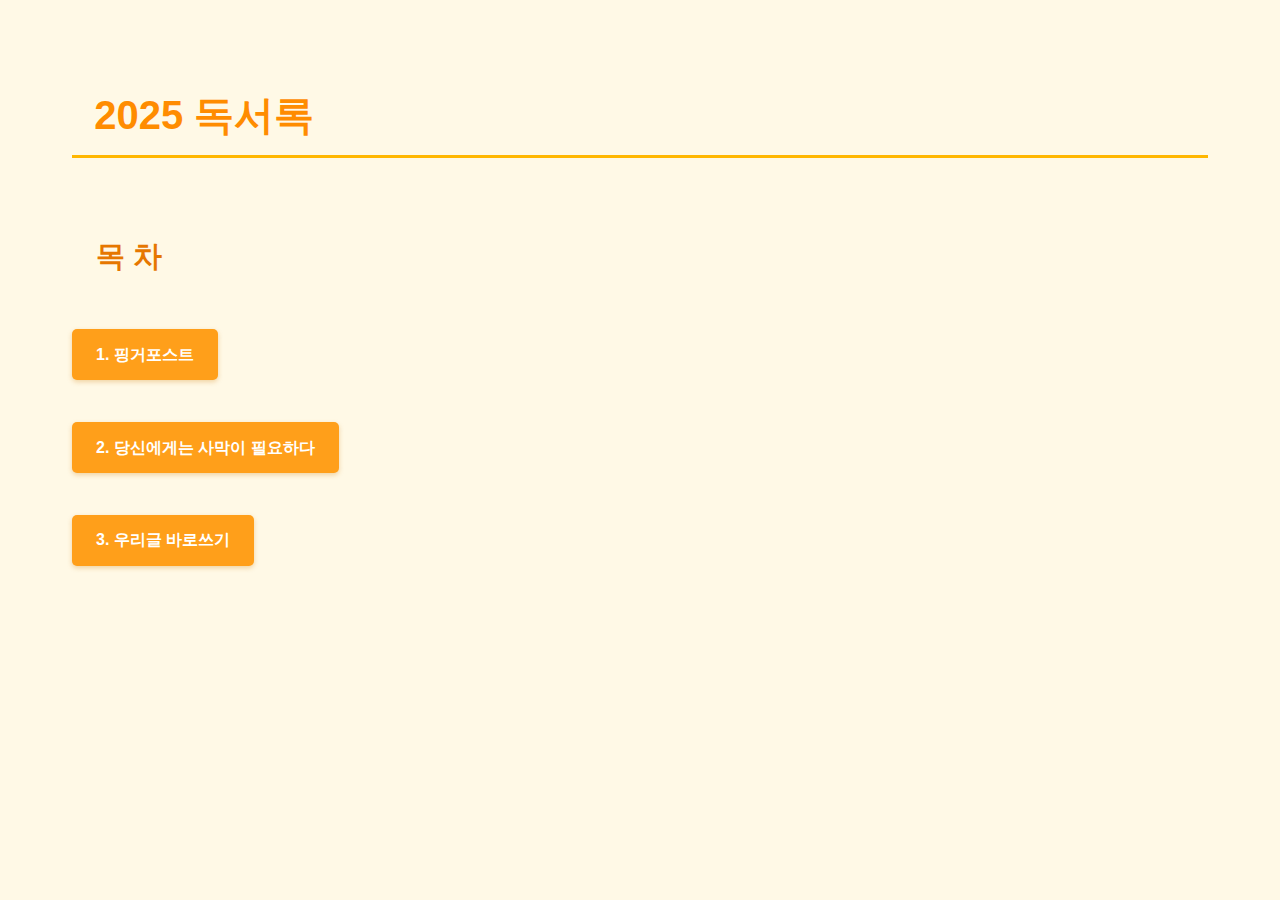
<file: index.html>
<!DOCTYPE html>
<html>
<head>
    <title>나의 독서록</title>
    <link rel="stylesheet" type="text/css" href="styles.css">
</head>
<body>
<br><br>
<h1>&nbsp;&nbsp;2025    독서록</h1>
<br><br>
<h2>&nbsp;&nbsp; 목   차</h2><br>
<p></p>
<!-- 하이퍼링크를 버튼처럼 스타일링 -->
<p>
    <a href="book1.html" class="button">1. 핑거포스트 </a><br><br>
    <a href="book2.html" class="button">2. 당신에게는 사막이 필요하다</a><br><br>
    <a href="book3.html" class="button">3. 우리글 바로쓰기</a>
</p>
</body>
</html>
</file>
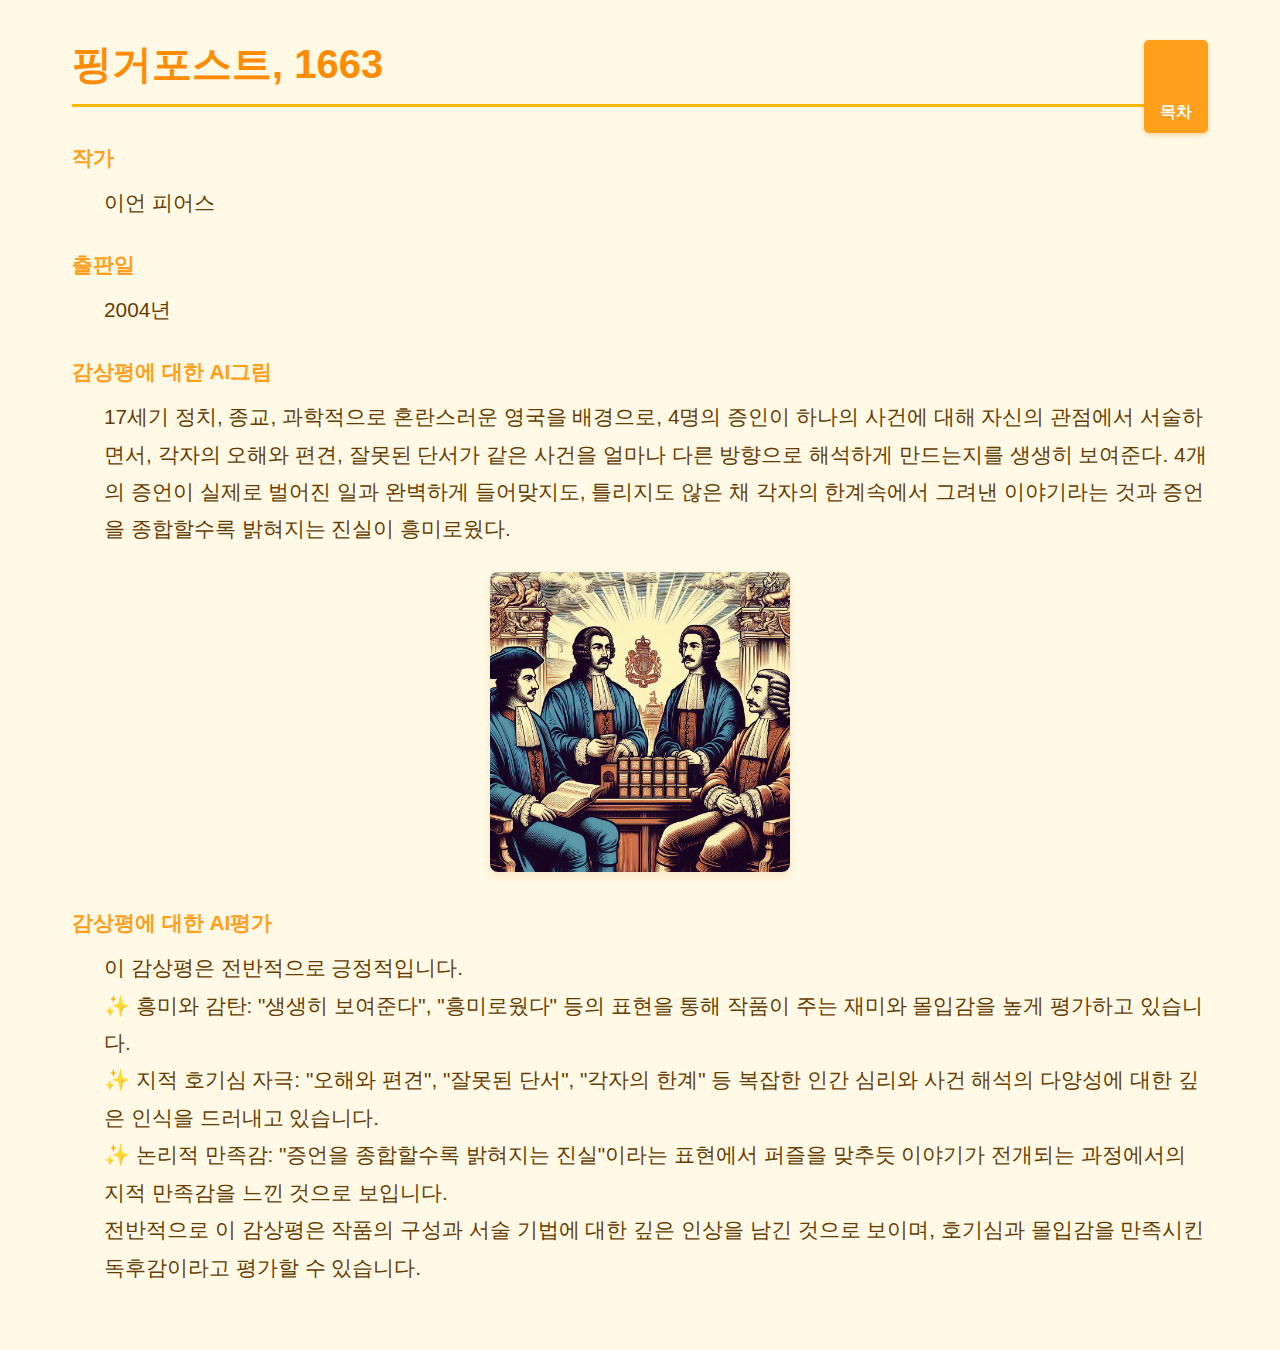
<file: book1.html>
<!DOCTYPE html>
<html>
<head>
    <title>핑거포스트, 1663</title>
    <link rel="stylesheet" type="text/css" href="styles.css">
</head>
<body>

<h1>
    핑거포스트, 1663
    <a href="index.html" class="button"><br><br>목차</a>
</h1>
<ul>
    <li><h3>작가</h3></li>
    <h3>이언 피어스</h3>
    <li><h3>출판일</h3></li>
    <h3>2004년</h3>
    <li><h3>감상평에 대한 AI그림</h3></li>
    <h3>17세기 정치, 종교, 과학적으로 혼란스러운 영국을 배경으로, 4명의 증인이 하나의 사건에 대해 자신의 관점에서 서술하면서, 각자의 오해와 편견, 잘못된 단서가 같은 사건을 얼마나 다른 방향으로 해석하게 만드는지를 생생히 보여준다. 4개의 증언이 실제로 벌어진 일과 완벽하게 들어맞지도, 틀리지도 않은 채 각자의 한계속에서 그려낸 이야기라는 것과 증언을 종합할수록 밝혀지는 진실이 흥미로웠다.<br> 
    </h3>
    <img src="image_book1.png" alt=핑거포스트">
    <li><h3>감상평에 대한 AI평가</h3></li>
    <h3>이 감상평은 전반적으로 긍정적입니다.<br>
        &#10024; 흥미와 감탄: "생생히 보여준다", "흥미로웠다" 등의 표현을 통해 작품이 주는 재미와 몰입감을 높게 평가하고 있습니다.<br>
        &#10024; 지적 호기심 자극: "오해와 편견", "잘못된 단서", "각자의 한계" 등 복잡한 인간 심리와 사건 해석의 다양성에 대한 깊은 인식을 드러내고 있습니다.<br>
        &#10024; 논리적 만족감: "증언을 종합할수록 밝혀지는 진실"이라는 표현에서 퍼즐을 맞추듯 이야기가 전개되는 과정에서의 지적 만족감을 느낀 것으로 보입니다.<br>
        전반적으로 이 감상평은 작품의 구성과 서술 기법에 대한 깊은 인상을 남긴 것으로 보이며, 호기심과 몰입감을 만족시킨 독후감이라고 평가할 수 있습니다. 
    </h3>
</ul>

</body>
</html>
</file>
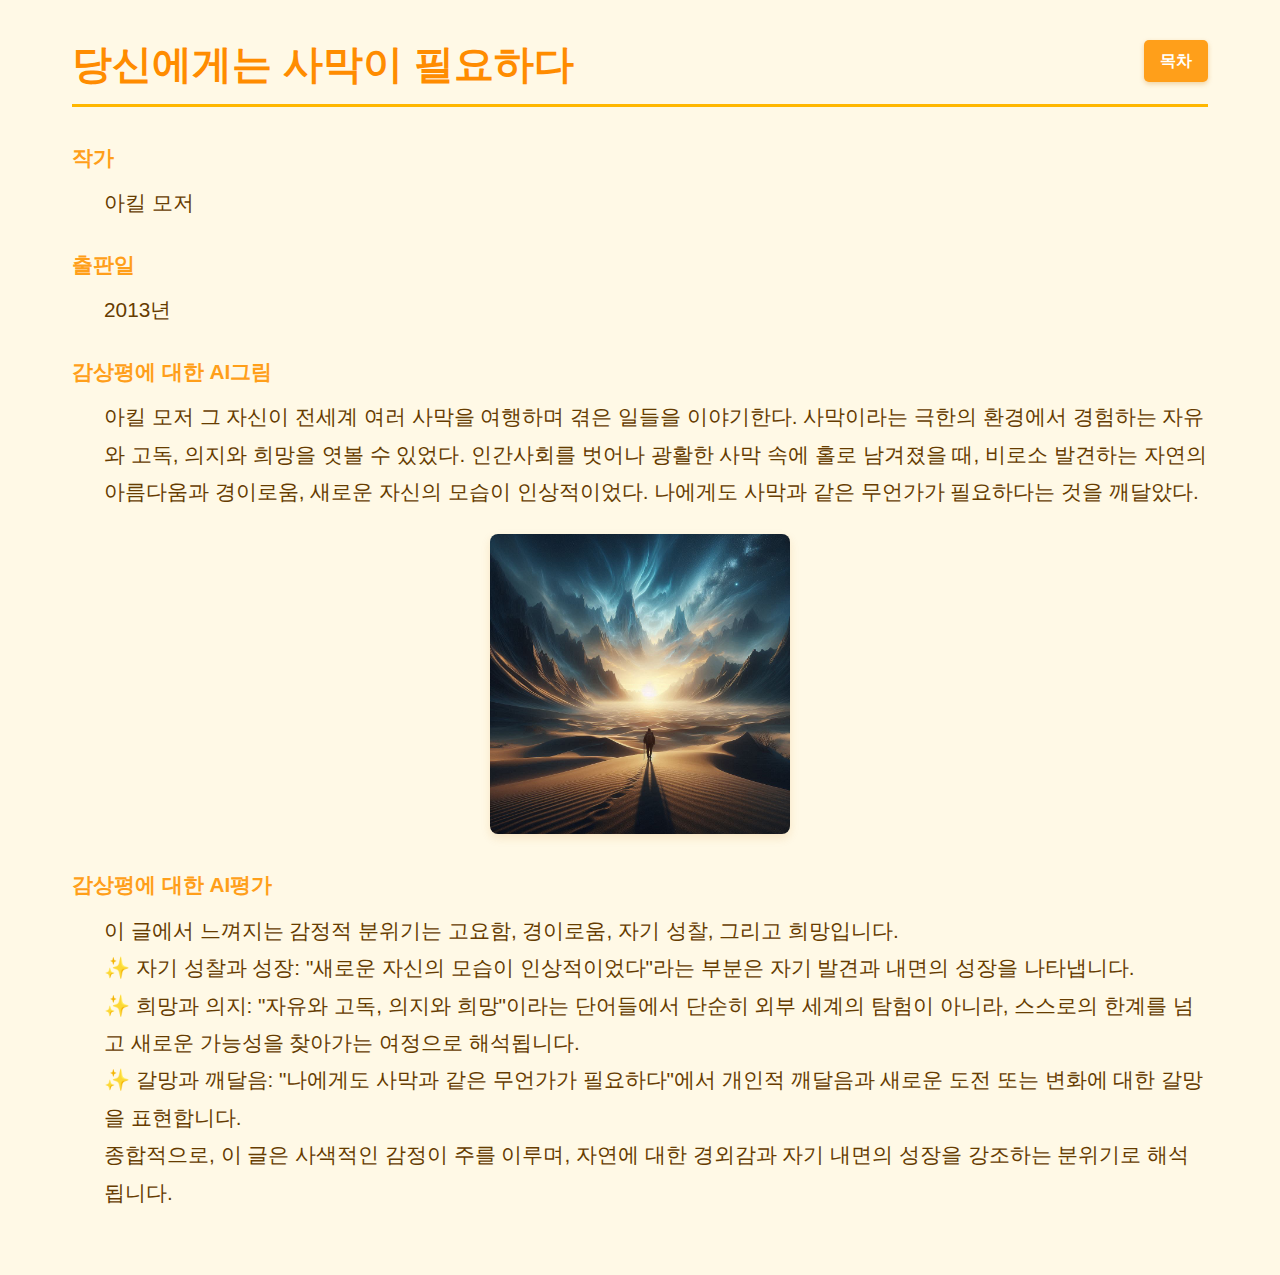
<file: book2.html>
<!DOCTYPE html>
<html>
<head>
    <title>당신에게는 사막이 필요하다</title>
    <link rel="stylesheet" type="text/css" href="styles.css">
</head>
<body>

<h1>
    당신에게는 사막이 필요하다
    <a href="index.html" class="button">목차</a>
</h1>
<ul>
    <li><h3>작가</h3></li>
    <h3>아킬 모저</h3>
    <li><h3>출판일</h3></li>
    <h3>2013년</h3>
    <li><h3>감상평에 대한 AI그림</h3></li>
    <h3>아킬 모저 그 자신이 전세계 여러 사막을 여행하며 겪은 일들을 이야기한다. 사막이라는 극한의 환경에서 경험하는 자유와 고독, 의지와 희망을 엿볼 수 있었다. 인간사회를 벗어나 광활한 사막 속에 홀로 남겨졌을 때, 비로소 발견하는 자연의 아름다움과 경이로움, 새로운 자신의 모습이 인상적이었다. 나에게도 사막과 같은 무언가가 필요하다는 것을 깨달았다.<br> 
    </h3>
    <img src="image_book2.png" alt=당신에게는 사막이 필요하다">
    <li><h3>감상평에 대한 AI평가</h3></li>
    <h3>이 글에서 느껴지는 감정적 분위기는 고요함, 경이로움, 자기 성찰, 그리고 희망입니다.<br>
        &#10024; 자기 성찰과 성장: "새로운 자신의 모습이 인상적이었다"라는 부분은 자기 발견과 내면의 성장을 나타냅니다.<br>
        &#10024; 희망과 의지: "자유와 고독, 의지와 희망"이라는 단어들에서 단순히 외부 세계의 탐험이 아니라, 스스로의 한계를 넘고 새로운 가능성을 찾아가는 여정으로 해석됩니다.<br>
        &#10024; 갈망과 깨달음: "나에게도 사막과 같은 무언가가 필요하다"에서 개인적 깨달음과 새로운 도전 또는 변화에 대한 갈망을 표현합니다. <br>
        종합적으로, 이 글은 사색적인 감정이 주를 이루며, 자연에 대한 경외감과 자기 내면의 성장을 강조하는 분위기로 해석됩니다.
    </h3>
</ul>

</body>
</html>
</file>
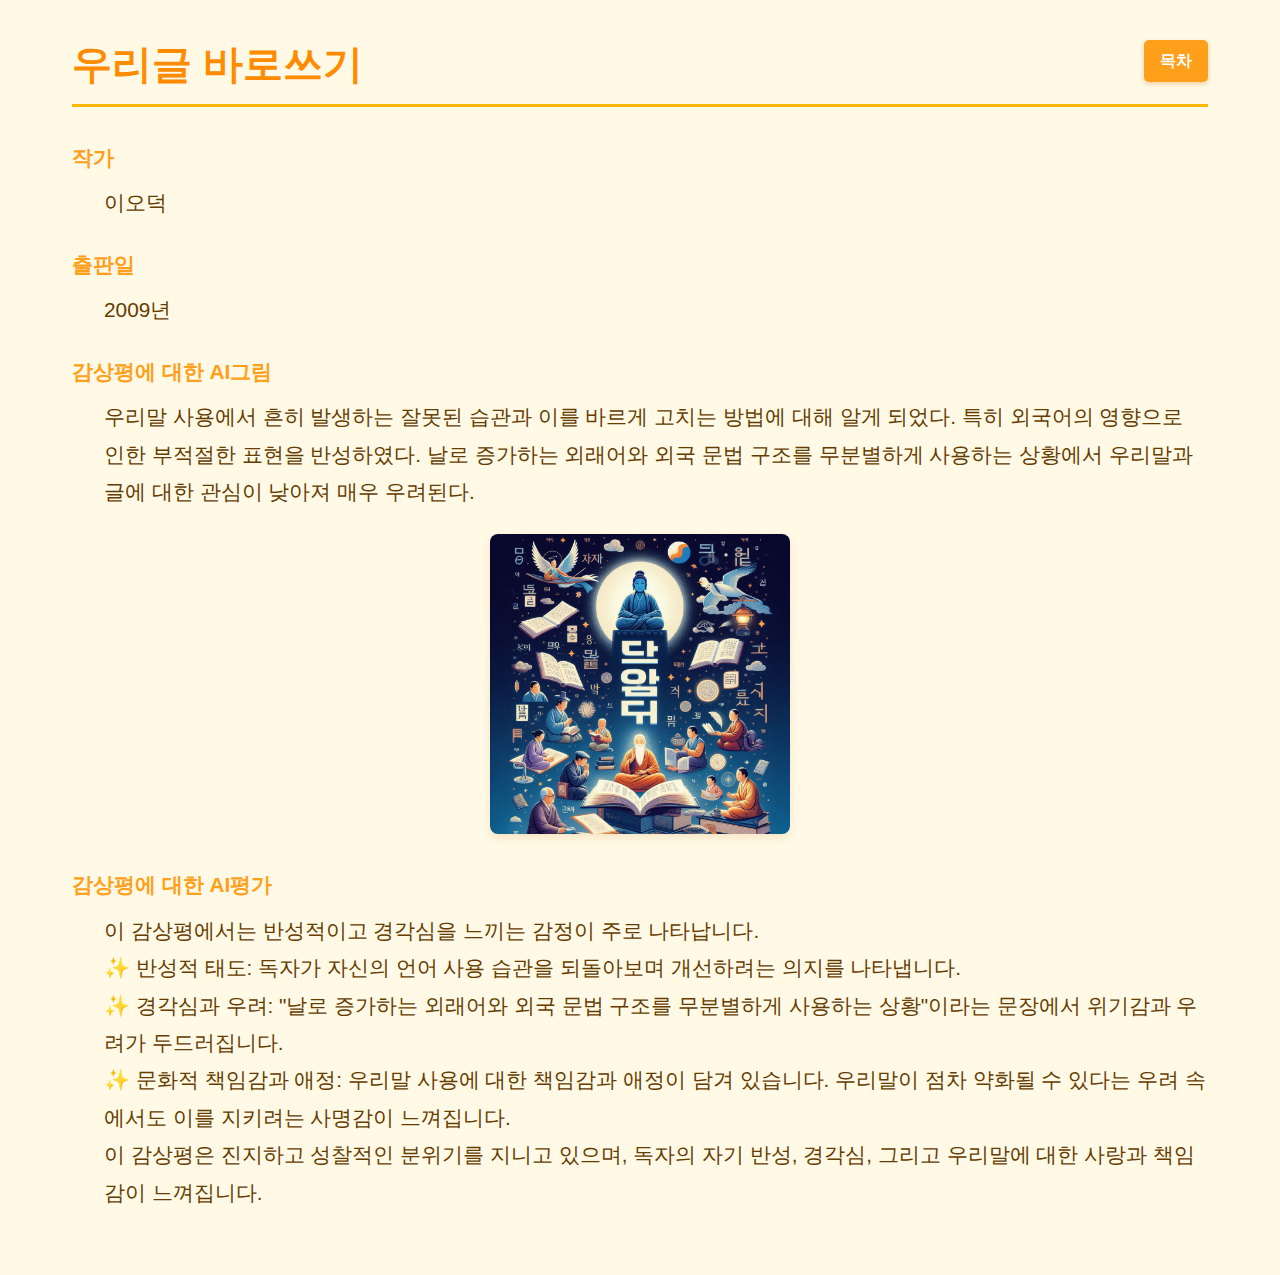
<file: book3.html>
<!DOCTYPE html>
<html>
<head>
    <title>우리글 바로쓰기</title>
    <link rel="stylesheet" type="text/css" href="styles.css">
</head>
<body>

<h1>
    우리글 바로쓰기
    <a href="index.html" class="button">목차</a>
</h1>
<ul>
    <li><h3>작가</h3></li>
    <h3>이오덕</h3>
    <li><h3>출판일</h3></li>
    <h3>2009년</h3>
    <li><h3>감상평에 대한 AI그림</h3></li>
    <h3>우리말 사용에서 흔히 발생하는 잘못된 습관과 이를 바르게 고치는 방법에 대해 알게 되었다. 특히 외국어의 영향으로 인한 부적절한 표현을 반성하였다. 날로 증가하는 외래어와 외국 문법 구조를 무분별하게 사용하는 상황에서 우리말과 글에 대한 관심이 낮아져 매우 우려된다.<br> 
    </h3>
    <img src="image_book3.png" alt=우리글 바로쓰기">
    <li><h3>감상평에 대한 AI평가</h3></li>
    <h3>이 감상평에서는 반성적이고 경각심을 느끼는 감정이 주로 나타납니다.<br>
        &#10024; 반성적 태도: 독자가 자신의 언어 사용 습관을 되돌아보며 개선하려는 의지를 나타냅니다.
<br>
        &#10024; 경각심과 우려: "날로 증가하는 외래어와 외국 문법 구조를 무분별하게 사용하는 상황"이라는 문장에서 위기감과 우려가 두드러집니다. <br>
        &#10024; 문화적 책임감과 애정: 우리말 사용에 대한 책임감과 애정이 담겨 있습니다. 우리말이 점차 약화될 수 있다는 우려 속에서도 이를 지키려는 사명감이 느껴집니다.<br>
        이 감상평은 진지하고 성찰적인 분위기를 지니고 있으며, 독자의 자기 반성, 경각심, 그리고 우리말에 대한 사랑과 책임감이 느껴집니다. 
    </h3>
</ul>

</body>
</html>
</file>
<file: styles.css>
/* 전체 스타일 리셋 및 기본 설정 */
* {
  margin: 0;
  padding: 0;
  box-sizing: border-box;
}

body {
  font-family: 'Noto Sans KR', Arial, sans-serif;
  line-height: 1.6;
  color: #4a3600;
  background-color: #fff9e6;
  max-width: 1200px;
  margin: 0 auto;
  padding: 2rem;
  min-height: 100vh;
}

/* 제목 스타일 */
h1 {
  font-size: 2.5rem;
  color: #ff8c00;
  margin-bottom: 1.5rem;
  border-bottom: 3px solid #ffb700;
  padding-bottom: 0.5rem;
}

h2 {
  font-size: 1.8rem;
  color: #e67700;
  margin-bottom: 1rem;
}

h3 {
  font-size: 1.3rem;
  color: #663c00;
  line-height: 1.8;
  margin-bottom: 0.5rem;
  font-weight: normal;
}

/* 버튼 스타일 */
.button {
  display: inline-block;
  background-color: #ff9f1a;
  color: white;
  padding: 0.8rem 1.5rem;
  margin: 0.5rem 0;
  border-radius: 5px;
  text-decoration: none;
  font-weight: bold;
  transition: all 0.3s ease;
  box-shadow: 0 2px 5px rgba(204, 122, 0, 0.3);
}

.button:hover {
  background-color: #ff8c00;
  transform: translateY(-2px);
  box-shadow: 0 4px 8px rgba(204, 122, 0, 0.4);
}

/* 목차 페이지 특별 스타일 */
body:has(h1:contains("독서록")) {
  background-color: #fffaeb;
  text-align: center;
}

body:has(h1:contains("독서록")) .button {
  display: block;
  width: 80%;
  max-width: 400px;
  margin: 1rem auto;
  font-size: 1.2rem;
  text-align: center;
}

/* 책 상세 페이지 스타일 */
ul {
  list-style-type: none;
  margin: 2rem 0;
}

ul li h3 {
  font-weight: bold;
  color: #ff9f1a;
  margin-top: 1.5rem;
}

ul li + h3 {
  margin-left: 2rem;
  margin-bottom: 1.5rem;
}

/* 이미지 스타일 - 크기 축소 */
img {
  max-width: 300px;
  height: auto;
  border-radius: 8px;
  margin: 1rem auto 2rem;
  box-shadow: 0 4px 10px rgba(204, 122, 0, 0.15);
  display: block;
}

/* 책 페이지에서 목차 버튼 위치 조정 */
h1 .button {
  font-size: 1rem;
  padding: 0.5rem 1rem;
  float: right;
  margin-top: 0.5rem;
}

/* 감상평 부분 스타일 */
h3:contains("감상평") + h3 {
  background-color: #fff2d1;
  padding: 1rem;
  border-left: 4px solid #ffb700;
  border-radius: 0 5px 5px 0;
}

/* AI 평가 스타일 */
h3:contains("AI평가") + h3 {
  background-color: #ffe7ba;
  padding: 1.5rem;
  border-radius: 5px;
  line-height: 1.8;
}
</file>
